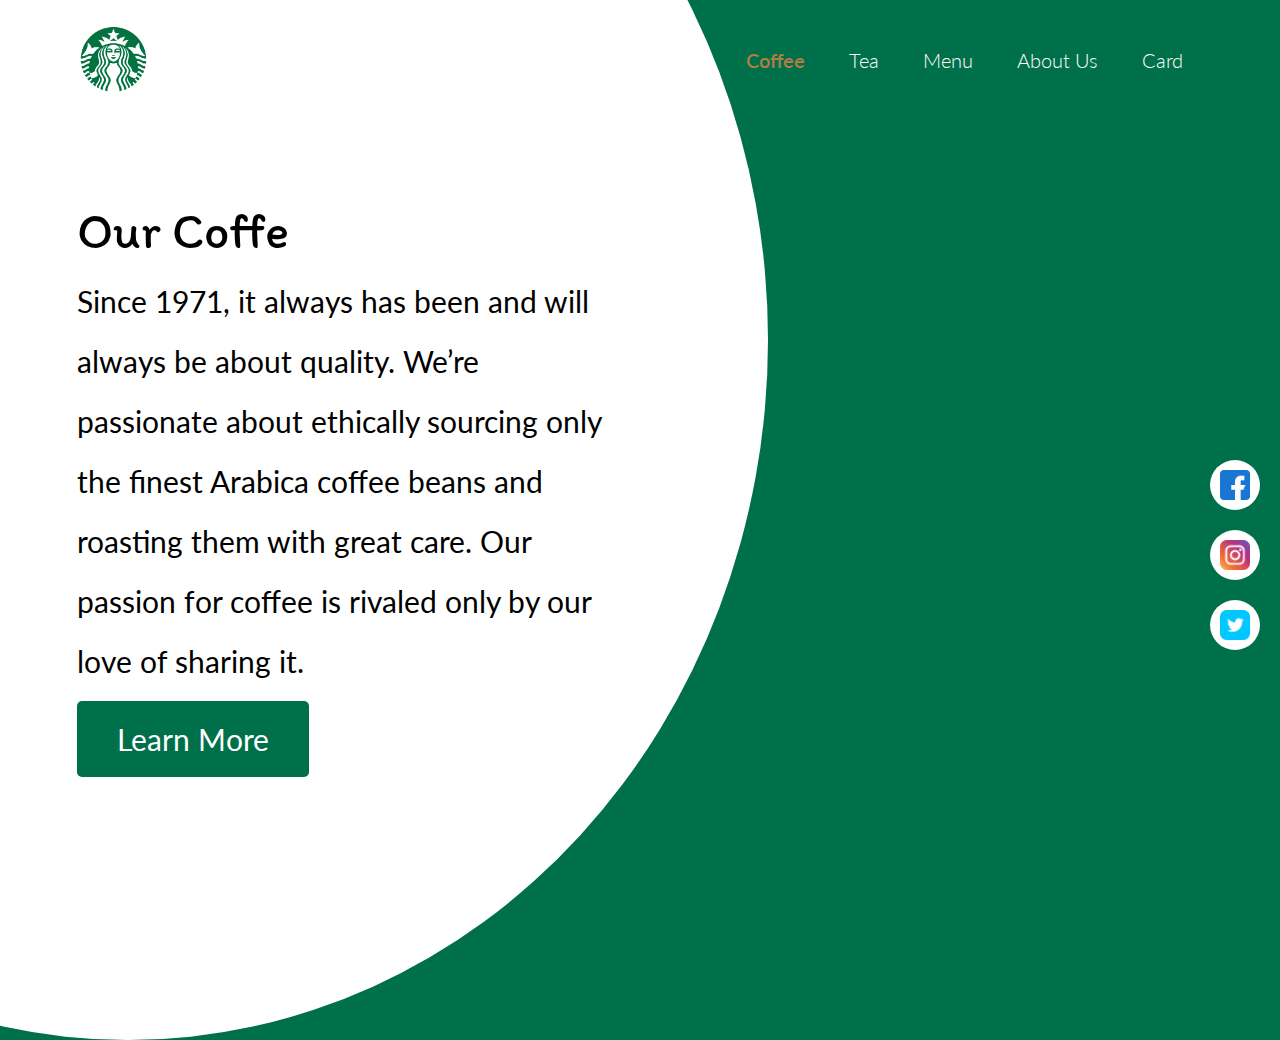
<file: Awesome UI-landing/index.html>
<!DOCTYPE html>
<html lang="en">

<head>
    <meta charset="UTF-8">
    <meta http-equiv="X-UA-Compatible" content="IE=edge">
    <meta name="viewport" content="width=device-width, initial-scale=1.0">
    <title>Awesome UI</title>
    <link rel="stylesheet" href="style.css">
</head>

<body>
    <section class="header">
        <nav>
            <a href="#"><img src="img/starbucks-logo.png" alt=""></a>
            <ul class="nav-links">
                <li><a href="#" class="active-link">Coffee</a></li>
                <li><a href="#">Tea</a></li>
                <li><a href="#">Menu</a></li>
                <li><a href="#">About Us</a></li>
                <li><a href="#">Card</a></li>

            </ul>
        </nav>
    </section>
    <section class="text-box">
        <h1>Our Coffe</h1>
        <p>Since 1971, it always has been and will always be about quality. We’re passionate about ethically sourcing only the finest Arabica coffee beans and roasting them with great care. Our passion for coffee is rivaled only by our love of sharing it.</p>
        <a class="btn">Learn More</a>
    </section>
    <section class="social">
        <a href=""><img src="img/facebook.png" alt=""></a>
        <a href=""><img src="img/instagram.png" alt=""></a>
        <a href=""> <img src="img/twitter.png" alt=""></a>
    </section>
    <div class="bg"></div>
</body>

</html>
</file>
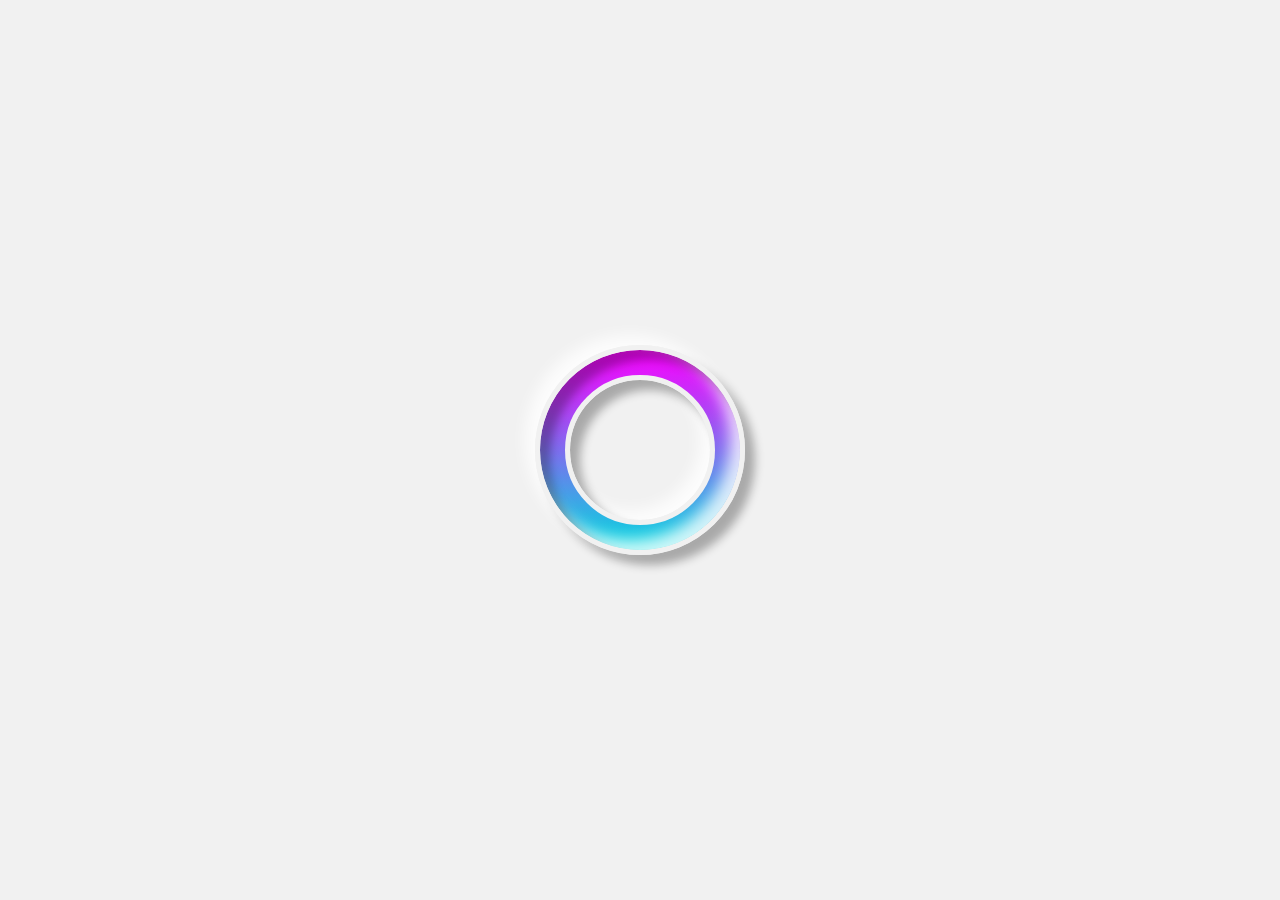
<file: rgb-loader/index.html>
<!DOCTYPE html>
<html lang="en">

<head>
    <meta charset="UTF-8">
    <meta http-equiv="X-UA-Compatible" content="IE=edge">
    <meta name="viewport" content="width=device-width, initial-scale=1.0">
    <title>rgb-loader</title>
    <link rel="stylesheet" href="style.css">
</head>

<body>
    <div class="loader">
        <span></span>
    </div>

</body>

</html>
</file>
<file: Awesome UI-landing/style.css>
@import url("https://fonts.googleapis.com/css2?family=Itim&family=Lato:wght@300;400;700&display=swap");
* {
  margin: 0;
  padding: 0;
  -webkit-box-sizing: border-box;
          box-sizing: border-box;
  font-family: "Lato", sans-serif;
}

body {
  width: 100%;
  max-width: 1360px;
  height: 100vh;
  position: relative;
  margin: 0 auto;
}

.header {
  margin: 0 auto;
}

nav {
  display: -webkit-box;
  display: -ms-flexbox;
  display: flex;
  padding: 2% 6%;
  -webkit-box-pack: justify;
      -ms-flex-pack: justify;
          justify-content: space-between;
  -webkit-box-align: center;
      -ms-flex-align: center;
          align-items: center;
}

nav img {
  width: 73px;
}

.nav-links {
  -webkit-box-flex: 1;
      -ms-flex: 1;
          flex: 1;
  text-align: right;
}

li {
  display: inline-block;
  list-style: none;
  padding: 8px 20px;
  position: relative;
}

li::after {
  content: "";
  width: 0%;
  height: 2px;
  background: #fff;
  margin: auto;
  display: block;
  -webkit-transition: 0.5s;
  transition: 0.5s;
  opacity: 0;
}

li:hover::after {
  opacity: 1;
  width: 100%;
}

li a {
  font-size: 20px;
  font-weight: 300;
  color: #fff;
  text-decoration: none;
}

.active-link {
  color: #b37c43 !important;
  font-weight: 600 !important;
}

.active-link::after {
  content: "";
  width: 100%;
  height: 2px;
  background: #00704a;
  margin: auto;
  display: block;
  -webkit-transition: 0.5s;
  transition: 0.5s;
  opacity: 1;
}

/*   Text Box  */
.text-box {
  padding: 6% 6%;
  width: 53%;
}

.text-box h1 {
  font-family: "Itim", cursive;
  font-size: 50px;
  font-weight: 400;
  margin-bottom: 10px;
}

.text-box p {
  font-size: 30px;
  line-height: 60px;
  margin-bottom: 30px;
}

.text-box .btn {
  padding: 20px 40px;
  border-radius: 5px;
  border: none;
  background-color: #00704a;
  color: #fff;
  font-size: 30px;
  cursor: pointer;
}

/*    Social   */
.social {
  display: -webkit-box;
  display: -ms-flexbox;
  display: flex;
  -webkit-box-orient: vertical;
  -webkit-box-direction: normal;
      -ms-flex-direction: column;
          flex-direction: column;
  position: absolute;
  top: 50%;
  right: 0;
  margin-right: 10px;
}

.social a {
  width: 50px;
  height: 50px;
  margin: 10px;
  background: #fff;
  border-radius: 50%;
  display: -webkit-box;
  display: -ms-flexbox;
  display: flex;
  -webkit-box-align: center;
      -ms-flex-align: center;
          align-items: center;
  -webkit-box-pack: center;
      -ms-flex-pack: center;
          justify-content: center;
}

.social img {
  width: 30px;
  height: 30px;
}

/*  background  */
.bg {
  position: absolute;
  border-radius: 50%;
  background: #fff;
  -webkit-box-shadow: 0 0 0 1000px #00704a;
          box-shadow: 0 0 0 1000px #00704a;
  z-index: -10;
  width: 100%;
  height: 1400px;
  top: -40%;
  left: -40%;
}
/*# sourceMappingURL=style.css.map */
</file>
<file: rgb-loader/style.css>
* {
    margin: 0;
    padding: 0;
}

body {
    display: flex;
    align-items: center;
    justify-content: center;
    height: 100vh;
    background-color: #f1f1f1;
}

.loader {
    position: relative;
    width: 200px;
    height: 200px;
    border: 5px solid #f1f1f1;
    border-radius: 50%;
    box-shadow: -10px -10px 15px rgba(255, 255, 255, 0.8), 10px 10px 10px rgba(0, 0, 0, 0.3), inset 10px 10px 10px rgba(0, 0, 0, 0.3), inset -10px -10px 15px rgba(255, 255, 255, 0.8);
}

.loader::before {
    content: "";
    position: absolute;
    inset: 25px 25px 25px 25px;
    border-radius: 50%;
    background: #f1f1f1;
    border: 5px solid #f1f1f1;
    box-shadow: inset 10px 10px 10px rgba(0, 0, 0, 0.3), inset -10px -10px 15px rgba(255, 255, 255, 0.8);
}

.loader span {
    position: absolute;
    width: 100%;
    height: 100%;
    border-radius: 50%;
    background-color: #00dbde;
    background-image: linear-gradient(0deg, #00dbde 0%, #fc00ff 100%);
    z-index: -1;
    animation: animate linear 0.5s infinite;
}

@keyframes animate {
    0% {
        transform: rotate(0deg);
    }
    100% {
        transform: rotate(360deg);
    }
}
</file>
